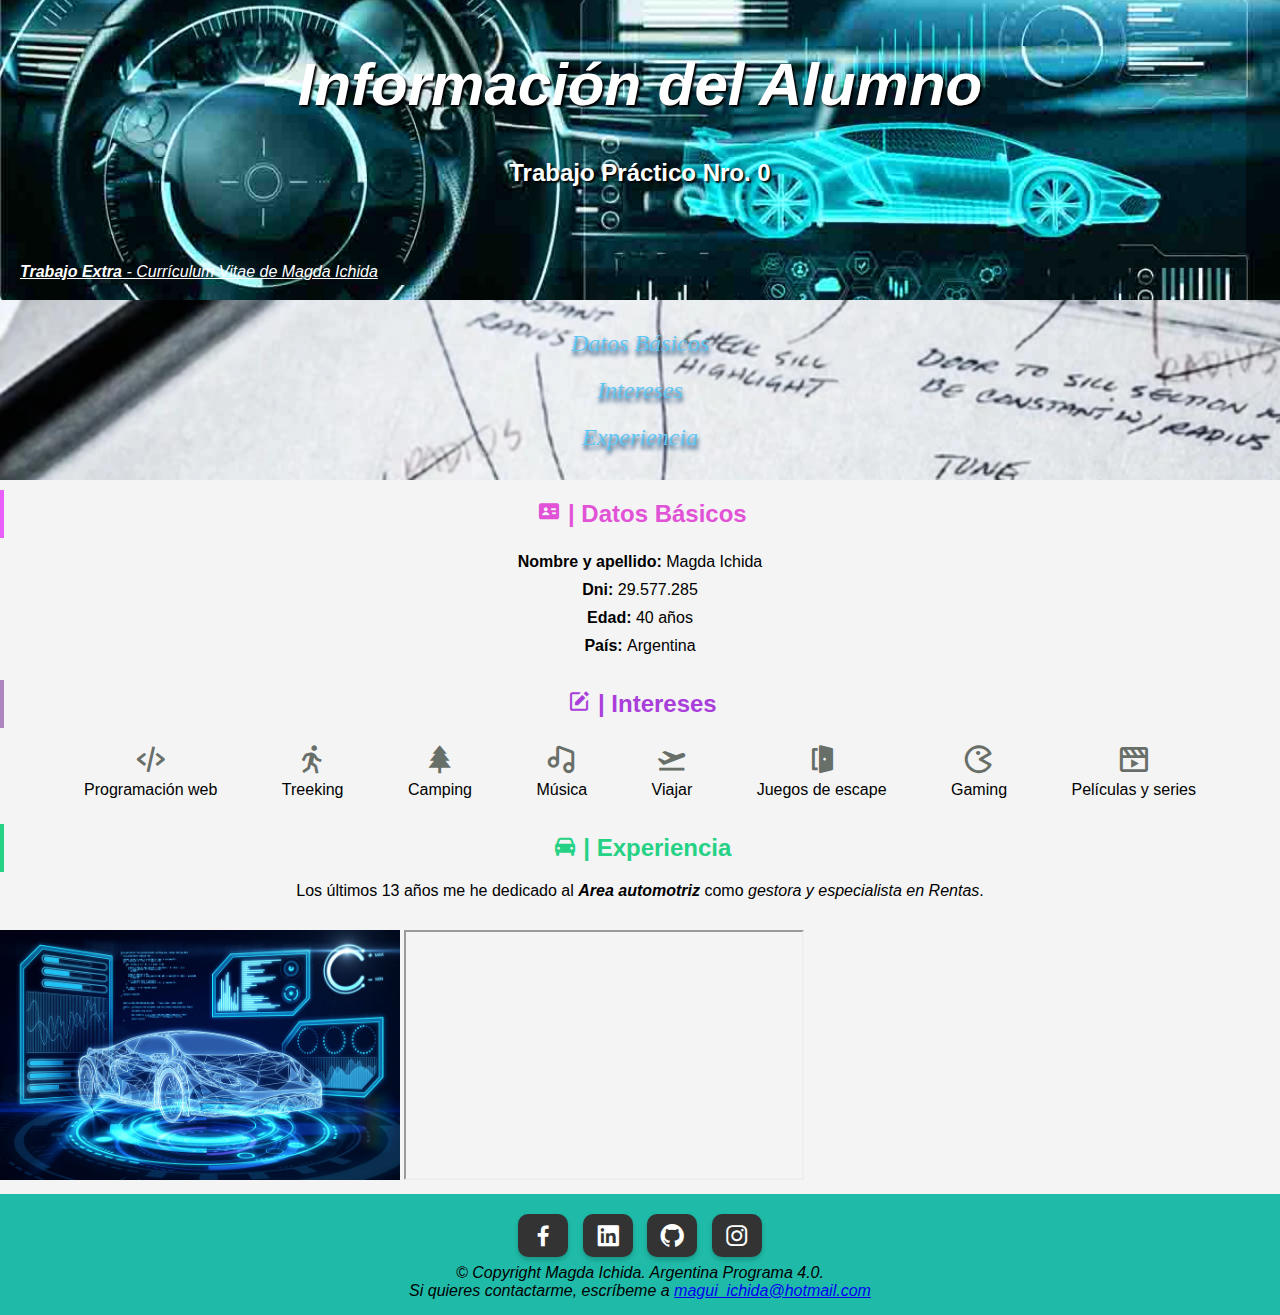
<file: index.html>
<!DOCTYPE html>
<html lang="es">

<head>
    <meta charset="UTF-8">
    <meta name="viewport" content="width=device-width, initial-scale=1.0">

    <!-- Metadato acerca de del creador de la página y una descripción concisa de la misma -->
    <meta name="author" content="Magda Ichida">
    <meta name="description" content="Trabajo práctico N.0 del curso 'Páginas web con componentes dinámicos' 
    de Argentina Programa 4.0.">

    <!-- Añade favicon a la página web -->
    <link type="image/png" sizes="16x16" rel="icon" href="favicon.ico">

    <!-- Añade librería de Box Icons -->
    <link rel="stylesheet" href="https://cdn.jsdelivr.net/npm/boxicons@latest/css/boxicons.min.css">

    <!-- Añade el archivo css que da el estilo a la página web -->
    <link rel="stylesheet" href="styles.css">

    <!-- Añade el título de la página web -->
    <title>Resumen del Alumno</title>
</head>

<body>
    <header>
        <!-- Título del documento -->
        <h1>Información del Alumno</h1>

        <!-- Subtítulo del documento -->
        <h2 class="subtitle">Trabajo Práctico Nro. 0</h2>
        <br>
        <br>

        <!-- Agrega enlace al trabajo extra -->
        <a href="extra/index.html" class="extra_cv" target="_blank"> <i><strong>Trabajo Extra</strong> - Currículum Vitae de Magda
                Ichida</i></a>
    </header>

    <!-- Agrega enlaces de navegación -->
    <nav class="nav_container">

        <!-- Contenedor con una lista de temas de la página enlazado a cada tema-->
        <div class="nav_menu" id="nav_menu">
            <ul class="nav_list">
                <li class="nav_item"><a href="#data" class="nav_link">
                        <i class="nav_title" id="nav_datos">Datos Básicos</i>
                    </a>
                </li>
                <li class="nav_item"><a href="#interest" class="nav_link">
                        <i class="nav_title" id="nav_intereses">Intereses</i>
                    </a>
                </li>
                <li class="nav_item"><a href="#experience" class="nav_link">
                        <i class="nav_title" id="nav_experiencia">Experiencia</i>
                    </a>
                </li>
            </ul>
        </div>
    </nav>

    <main>
        <!-- Contenedor con el tema de datos básicos-->
        <article class="data_container">

            <h2 class="data_title" id="data"><i class='bx bxs-id-card'></i> | Datos Básicos</h2>

            <!-- Información básica del alumno -->
            <ul class="data_list">
                <li class="data_item"><strong>Nombre y apellido: </strong>Magda Ichida</li>
                <li class="data_item"><strong>Dni: </strong>29.577.285</li>
                <li class="data_item"><strong>Edad: </strong>40 años</li>
                <li class="data_item"><strong>País: </strong>Argentina</li>
            </ul>
        </article>

        <!-- Contenedor con el tema de intereses-->
        <article class="interest_container">
            <h2 class="interest_title" id="interest"><i class='bx bxs-edit'></i> | Intereses</h2>
            <!-- Agrega los intereses del alumno aquí -->
            <ul class="interest_list">
                <li class="interest_item"><i class='bx bx-code-alt interest_icon'></i>Programación web</li>
                <li class="interest_item"><i class='bx bx-walk interest_icon'></i>Treeking</li>
                <li class="interest_item"><i class='bx bxs-tree interest_icon'></i>Camping</li>
                <li class="interest_item"><i class='bx bx-music interest_icon'></i>Música</li>
                <li class="interest_item"><i class='bx bxs-plane-take-off interest_icon'></i>Viajar</li>
                <li class="interest_item"><i class='bx bxs-door-open interest_icon'></i>Juegos de escape</li>
                <li class="interest_item"><i class='bx bx-game interest_icon'></i>Gaming</li>
                <li class="interest_item"><i class='bx bx-movie-play interest_icon'></i>Películas y series</li>
            </ul>
        </article>

        <!-- Contenedor con el tema de experiencia-->
        <article class="experience_container">
            <h2 class="experience_title" id="experience"><i class='bx bxs-car'></i> | Experiencia</h2>
            <!-- Agrega las experiencias del alumno aquí -->
            <p class="experience_description">Los últimos 13 años me he dedicado al <b><em>Area automotriz</em></b> como
                <em>gestora y
                    especialista en Rentas</em>.</p>
        </article>
    </main>

    <!-- Contenedor que añade contenido adicional como imágenes o videos a un costado -->
    <aside lang="es" dir="ltr" class="secundary_container">

        <!-- Agrega una imagen -->
        <img src="imagenes/Auto-azul.jpg" alt="Imagen auto moderno digital" title="Imagen auto moderno digital"
            width="400px" height="250px">

        <!-- Agrega un video externo con sus controles de reproducción manual-->
        <iframe width="400px" height="250" src="https://www.youtube.com/embed/8vTL5d2Vk1E"
            title="C5N AUTOS: TODAS las NOVEDADES de EXPOAGRO 2023"
            allow="accelerometer; autoplay; clipboard-write; encrypted-media; gyroscope; picture-in-picture; web-share"
            allowfullscreen></iframe>
    </aside>

    <footer>
        <!-- Agrega información  de contacto sobre el propietario de la página como sus redes sociales e email -->
        <address>

            <!-- Agrega íconos con enlaces a distintas redes sociales -->
            <div class="redes_container">
                <ul>
                    <li><a href="https://www.facebook.com/naoko.ishida.ono" class="facebook"><i
                                class="bx bxl-facebook social_icon" style="font-size:28px"></i></a></li>
                    <li><a href="https://www.linkedin.com/in/magda-ichida/" class="linkedIn"><i
                                class="bx bxl-linkedin-square social_icon" style="font-size:28px"></i></a></li>
                    <li><a href="https://github.com/Magui2608" class="github"><i class="bx bxl-github social_icon"
                                style="font-size:28px"></i></a></li>
                    <li><a href="https://www.instagram.com/naoko.ishida.ono/" class="instagram"><i
                                class="bx bxl-instagram social_icon" style="font-size:28px"></i></a></li>
                </ul>
            </div>

            <!-- Agrega nombre del creador de la página y enlace para contacto por email-->
            <p class="copyright">&copy Copyright Magda Ichida. Argentina Programa 4.0. <br> Si quieres contactarme,
                escríbeme a <a href="mailto:magui_ichida@hotmail.com">magui_ichida@hotmail.com</a>
            </p>
        </address>
    </footer>
</body>

</html>
</file>
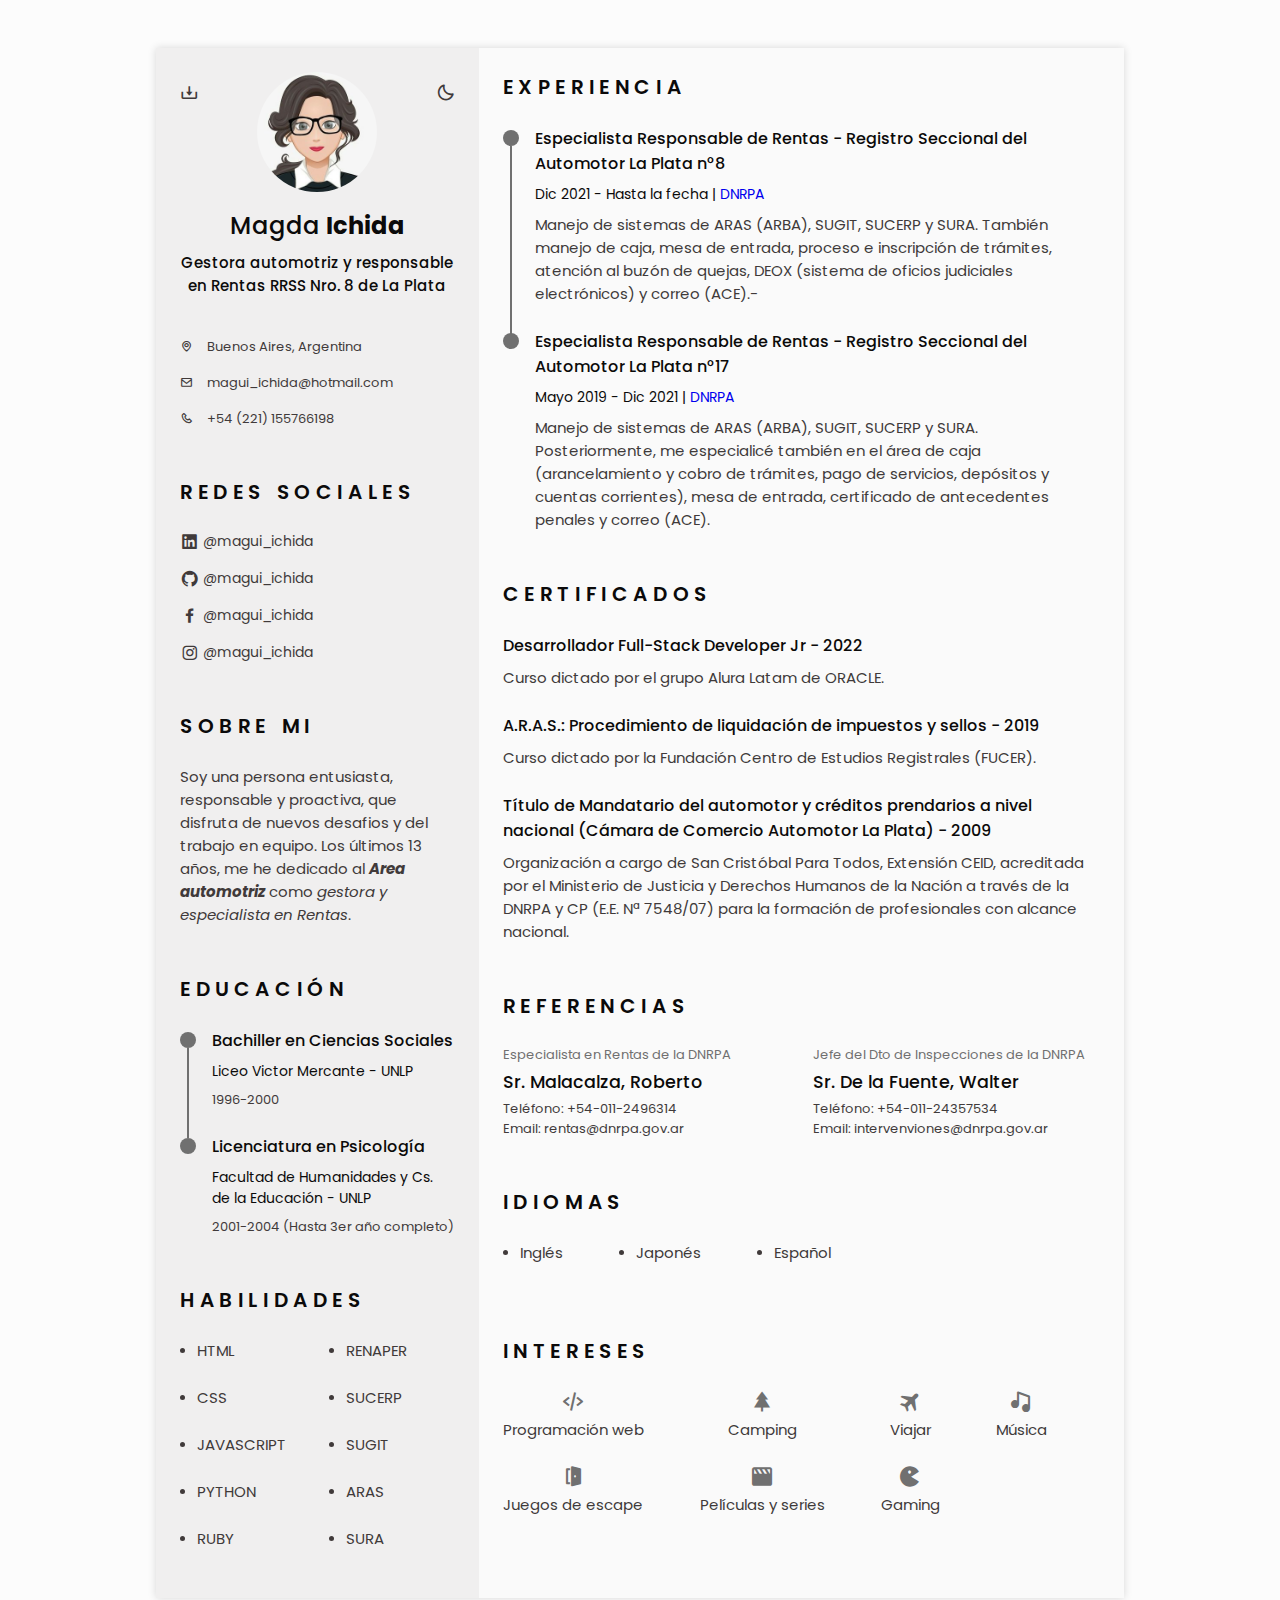
<file: extra/index.html>
<!DOCTYPE html>
<html lang="es">

<head>
    <meta charset="UTF-8">
    <meta name="viewport" content="width=device-width, initial-scale=1.0">

    <!-- Metadato acerca de del creador de la página y una descripción concisa de la misma -->
    <meta name="author" content="Magda Ichida" />
    <meta name="description" content="Trabajo practico N.0 del curso 'Páginas web con componentes dinámicos' 
    de Argentina Programa 4.0." />

    <!-- BOX ICONS -->
    <link rel="stylesheet" href="https://cdn.jsdelivr.net/npm/boxicons@latest/css/boxicons.min.css">

    <!-- CSS -->
    <link rel="stylesheet" href="assets/css/styles.css">

    <!-- Añade favicon a la página web -->
    <link type="image/png" sizes="16x16" rel="icon" href="assets/img/foto.jpg">

    <title>Resumen del Alumno</title>
</head>

<body>
    <!-- HEADER -->
    <header class="l-header" id="header">
        <nav class="nav bd-container">
           
            <div class="nav_menu" id="nav-menu">
                <ul class="nav_list">
                    <li class="nav_item">
                        <a href="#home" class="nav_link active-link">
                            <i class='bx bx-home nav_icon'></i>Home
                        </a>
                    </li>
                    <li class="nav_item">
                        <a href="#profile" class="nav_link">
                            <i class='bx bx-user nav_icon'></i>Sobre mi
                        </a>
                    </li>
                    <li class="nav_item">
                        <a href="#education" class="nav_link">
                            <i class='bx bx-book nav_icon'></i>Educación
                        </a>
                    </li>
                    <li class="nav_item">
                        <a href="#skills" class="nav_link">
                            <i class='bx bx-receipt nav_icon'></i>Habilidades
                        </a>
                    </li>
                    <li class="nav_item">
                        <a href="#experience" class="nav_link">
                            <i class='bx bx-briefcase-alt nav_icon'></i>Experiencia
                        </a>
                    </li>
                    <li class="nav_item">
                        <a href="#certificate" class="nav_link">
                            <i class='bx bx-award nav_icon'></i>Certificados
                        </a>
                    </li>
                    <li class="nav_item">
                        <a href="#references" class="nav_link">
                            <i class='bx bx-link-external nav_icon'></i>Referencias
                        </a>
                    </li>
                </ul>
            </div>
            <div class="nav_toggle" id="nav-toggle">
                <i class='bx bx-grid-alt'></i>
            </div>
        </nav>
    </header>

    <main class="l-main bd-container">
        <!-- All elements within this div, is generated in PDF -->
        <div class="resume" id="area-cv">
            <div class="resume__left">
                <!-- HOME -->
                <section class="home" id="home">
                    <div class="home_containter section bd-grid">
                        <div class="home_data bd-grid">
                            <img src="assets/img/foto.jpg" alt="Foto presentación" class="home_img center">
                            <h1 class="home_title">Magda <b>Ichida</b></h1>
                            <h3 class="home_profession">Gestora automotriz y responsable en Rentas RRSS Nro. 8 de La Plata</h3>
                            
                            <!-- Boton que genera y descarga el cv en formato pdf. -->
                            <div>
                                <a download="" href="assets/pdf/MagdaIchida-resume.pdf"
                                    class="home_button-movil">Descarga</a>
                            </div>
                        </div>
                        <div class="home_address bd-grid">
                            <span class="home_information">
                                <i class="bx bx-map"> &nbsp; </i> Buenos Aires, Argentina
                            </span>
                            <span class="home_information">
                                <i class="bx bx-envelope"> &nbsp; </i> magui_ichida@hotmail.com
                            </span>
                            <span class="home_information">
                                <i class="bx bx-phone"> &nbsp; </i> +54 (221) 155766198
                            </span>
                        </div>
                    </div>

                    <!-- Theme change button -->
                    <i class="bx bx-moon change-theme" title="Theme" id="theme-button"></i>
                    <!-- Boton que genera y descarga el cv en formato pdf. -->
                    <i class="bx bx-download generate-pdf" title="Generate PDF" id="resume-button"></i>
                </section>

                <!-- SOCIAL -->
                <section class="social section">
                    <h2 class="section-title">Redes Sociales</h2>
                    <div class="social_container bd-grid">
                        <a href="https://www.linkedin.com/in/magda-ichida/" target="_blank" class="social_link">
                            <i class="bx bxl-linkedin-square social_icon"></i> @magui_ichida
                        </a>
                        <a href="https://github.com/Magui2608" target="_blank" class="social_link">
                            <i class="bx bxl-github social_icon"></i> @magui_ichida
                        </a>
                        <a href="https://www.facebook.com/naoko.ishida.ono" target="_blank" class="social_link">
                            <i class="bx bxl-facebook social_icon"></i> @magui_ichida
                        </a>
                        <a href="https://www.instagram.com/naoko.ishida.ono/" target="_blank" class="social_link">
                            <i class="bx bxl-instagram social_icon"></i> @magui_ichida
                        </a>
                    </div>
                </section>
                <!-- PROFILE -->
                <section class="profile section" id="profile">
                    <h2 class="section-title">Sobre mi</h2>
                    <p class="profile_description">
                        Soy una persona entusiasta, responsable y proactiva, que disfruta de nuevos desafios y del trabajo en equipo. 
                        Los últimos 13 años, me he dedicado al <strong><em>Area automotriz</em></strong> como <em>gestora y
                        especialista en Rentas</em>.
                    </p>
                </section>

                <!-- EDUCATION -->
                <section class="education section" id="education">
                    <h2 class="section-title">Educación</h2>
                    <div class="education_container bd-grid">
                        <div class="education_content">
                            <div class="education_time">
                                <span class="education_rounder"></span>
                                <span class="education_line"></span>
                            </div>
                            <div class="education_data bd-grid">
                                <h3 class="education_title">Bachiller en Ciencias Sociales</h3>
                                <span class="education_studies">Liceo Victor Mercante - UNLP</span>
                                <span class="education_year">1996-2000</span>
                            </div>
                        </div>
                        <div class="education_content">
                            <div class="education_time">
                                <span class="education_rounder"></span>
                                <!-- <span class="education_line"></span> -->
                            </div>
                            <div class="education_data bd-grid">
                                <h3 class="education_title">Licenciatura en Psicología</h3>
                                <span class="education_studies">Facultad de Humanidades y Cs. de la Educación - UNLP</span>
                                <span class="education_year">2001-2004 (Hasta 3er año completo)</span>
                            </div>
                        </div>
                    </div>
                </section>
                <!-- SKILLS  -->
                <section class="skills section" id="skills">
                    <h2 class="section-title">Habilidades</h2>
                    <div class="skills_content bd-grid">
                        <ul class="skills_data">
                            <li class="skills_name">
                                <span class="skills_circle"></span> HTML
                            </li>
                            <li class="skills_name">
                                <span class="skills_circle"></span> CSS
                            </li>
                            <li class="skills_name">
                                <span class="skills_circle"></span> JAVASCRIPT
                            </li>
                            <li class="skills_name">
                                <span class="skills_circle"></span> PYTHON
                            </li>
                            <li class="skills_name">
                                <span class="skills_circle"></span> RUBY
                            </li>
                        </ul>
                        <ul class="skills_data">
                            <li class="skills_name">
                                <span class="skills_circle"></span>RENAPER
                            </li>
                            <li class="skills_name">
                                <span class="skills_circle"></span>SUCERP
                            </li>
                            <li class="skills_name">
                                <span class="skills_circle"></span>SUGIT
                            </li>
                            <li class="skills_name">
                                <span class="skills_circle"></span>ARAS
                            </li>
                            <li class="skills_name">
                                <span class="skills_circle"></span>SURA
                            </li>
                        </ul>
                    </div>
                </section>
            </div>
            <div class="resume__right">
                <!-- EXPERIENCE -->
                <section class="experience section" id="experience">
                    <h2 class="section-title">Experiencia</h2>
                    <div class="experience_container bd-grid">
                        <div class="experience_content">
                            <div class="experience_time">
                                <span class="experience_rounder"></span>
                                <span class="experience_line"></span>
                            </div>
                            <div class="experience_data bd-grid">
                                <h3 class="experience_title">Especialista Responsable de Rentas - Registro Seccional del Automotor La Plata n°8</h3>
                                <span class="experience_company">Dic 2021 - Hasta la fecha | <a
                                        href="https://www.dnrpa.gov.ar/portal_dnrpa//">DNRPA</a> </span>
                                <p class="experience_description">
                                    Manejo de sistemas de ARAS (ARBA), SUGIT, SUCERP y SURA. También manejo de caja, mesa de 
                                    entrada, proceso e inscripción de trámites, atención al buzón de quejas, DEOX (sistema de oficios judiciales 
                                    electrónicos) y correo (ACE).- 
                                </p>
                            </div>
                        </div>
                        <div class="experience_content">
                            <div class="experience_time">
                                <span class="experience_rounder"></span>
                                <!-- <span class="experience_line"></span> -->
                            </div>
                            <div class="experience_data bd-grid">
                                <h3 class="experience_title">Especialista Responsable de Rentas - Registro Seccional del Automotor La Plata n°17</h3>
                                <span class="experience_company">Mayo 2019 - Dic 2021 | <a
                                    href="https://www.dnrpa.gov.ar/portal_dnrpa//">DNRPA</a></span>
                                <p class="experience_description">
                                    Manejo de sistemas de ARAS (ARBA), SUGIT, SUCERP y SURA. Posteriormente, me especialicé también 
                                    en el área de caja (arancelamiento y cobro de trámites, pago de servicios, depósitos y cuentas corrientes), 
                                    mesa de entrada, certificado de antecedentes penales y correo (ACE). 

                                </p>
                            </div>
                        </div>
                    </div>
                </section>
                <!-- CERTIFICATES -->
                <section class="certificate section" id="certificate">
                    <h2 class="section-title">Certificados</h2>
                    <div class="certificate_container bd-grid">
                        <div class="certificate_content">
                            <h3 class="certificate_title">Desarrollador Full-Stack Developer Jr - 2022</h3>
                            <p class="certificate_description">
                                Curso dictado por el grupo Alura Latam de ORACLE. 
                            </p>
                        </div>
                        <div class="certificate_content">
                            <h3 class="certificate_title">A.R.A.S.: Procedimiento de liquidación de impuestos y sellos - 2019</h3>
                            <p class="certificate_description">
                                Curso dictado por la Fundación Centro de Estudios Registrales (FUCER). 
                            </p>
                        </div>
                        <div class="certificate_content">
                            <h3 class="certificate_title">Título de Mandatario del automotor y créditos prendarios a nivel nacional (Cámara de 
                                Comercio Automotor La Plata) - 2009</h3>
                            <p class="certificate_description">
                                Organización a cargo de San Cristóbal Para Todos, Extensión CEID, 
                                acreditada por el Ministerio de Justicia y Derechos Humanos de la Nación a través de la DNRPA y CP 
                                (E.E. Nª 7548/07) para la formación de profesionales con alcance nacional.
                            </p>
                        </div>
                    </div>
                </section>
                <!-- REFERENCES -->
                <section class="references section" id="references">
                    <h2 class="section-title">Referencias</h2>
                    <div class="references_container bd-grid">
                        <div class="references_content bd-grid">
                            <span class="references_subtitle">Especialista en Rentas de la DNRPA</span>
                            <h3 class="references_title">Sr. Malacalza, Roberto</h3>
                            <ul class="references_contact">
                                <li>Teléfono: +54-011-2496314</li>
                                <li>Email: rentas@dnrpa.gov.ar</li>
                            </ul>
                        </div>
                        <div class="references_content bd-grid">
                            <span class="references_subtitle">Jefe del Dto de Inspecciones de la DNRPA</span>
                            <h3 class="references_title">Sr. De la Fuente, Walter</h3>
                            <ul class="references_contact">
                                <li>Teléfono: +54-011-24357534</li>
                                <li>Email: intervenviones@dnrpa.gov.ar</li>
                            </ul>
                        </div>
                    </div>
                </section>
                <!-- LANGUAGES -->
                <section class="languages section">
                    <h2 class="section-title">Idiomas</h2>
                    <div class="languages_container">
                        <ul class="languages_content bd-grid">
                            <li class="languages_name">
                                <span class="languages_circle"></span> Inglés
                            </li>
                            <li class="languages_name">
                                <span class="languages_circle"></span> Japonés
                            </li>
                            <li class="languages_name">
                                <span class="languages_circle"></span> Español
                            </li>
                        </ul>
                    </div>
                </section>

                <!-- INTERESTS -->
                <section class="interests section">
                    <h2 class="section-title">Intereses</h2>
                    <div class="interests_container bd-grid">
                        <div class="interests_content">
                            <i class='bx bx-code-alt interests_icon'></i>
                            <span class="interests_name">Programación web</span>
                        </div>
                        <div class="interests_content">
                            <i class='bx bxs-tree-alt interests_icon'></i>
                            <span class="interests_name">Camping</span>
                        </div>
                        <div class="interests_content">
                            <i class="bx bxs-plane-alt interests_icon"></i>
                            <span class="interests_name">Viajar</span>
                        </div>
                        <div class="interests_content">
                            <i class="bx bxs-music interests_icon "></i>
                            <span class="interests_name">Música</span>
                        </div>
                        <div class="interests_content">
                            <i class="bx bxs-door-open interests_icon "></i>
                            <span class="interests_name">Juegos de escape</span>
                        </div>
                        <div class="interests_content">
                            <i class="bx bxs-movie interests_icon "></i>
                            <span class="interests_name">Películas y series</span>
                        </div>
                        <div class="interests_content">
                            <i class="bx bxs-game interests_icon "></i>
                            <span class="interests_name">Gaming</span>
                        </div>
                    </div>
                </section>
            </div>
        </div>
    </main>

    <!-- SCROLL TOP -->
    <a href="#" class="scrolltop" id="scrolltop">
        <i class="bx bx-up-arrow-alt scrolltop_icon"></i>
    </a>

    <!-- HTML2PDF -->
    <script src="assets/js/html2pdf.bundle.min.js"></script>

    <!-- MAIN JS -->
    <script src="assets/js/main.js"></script>
</body> <br>

</html>
</file>
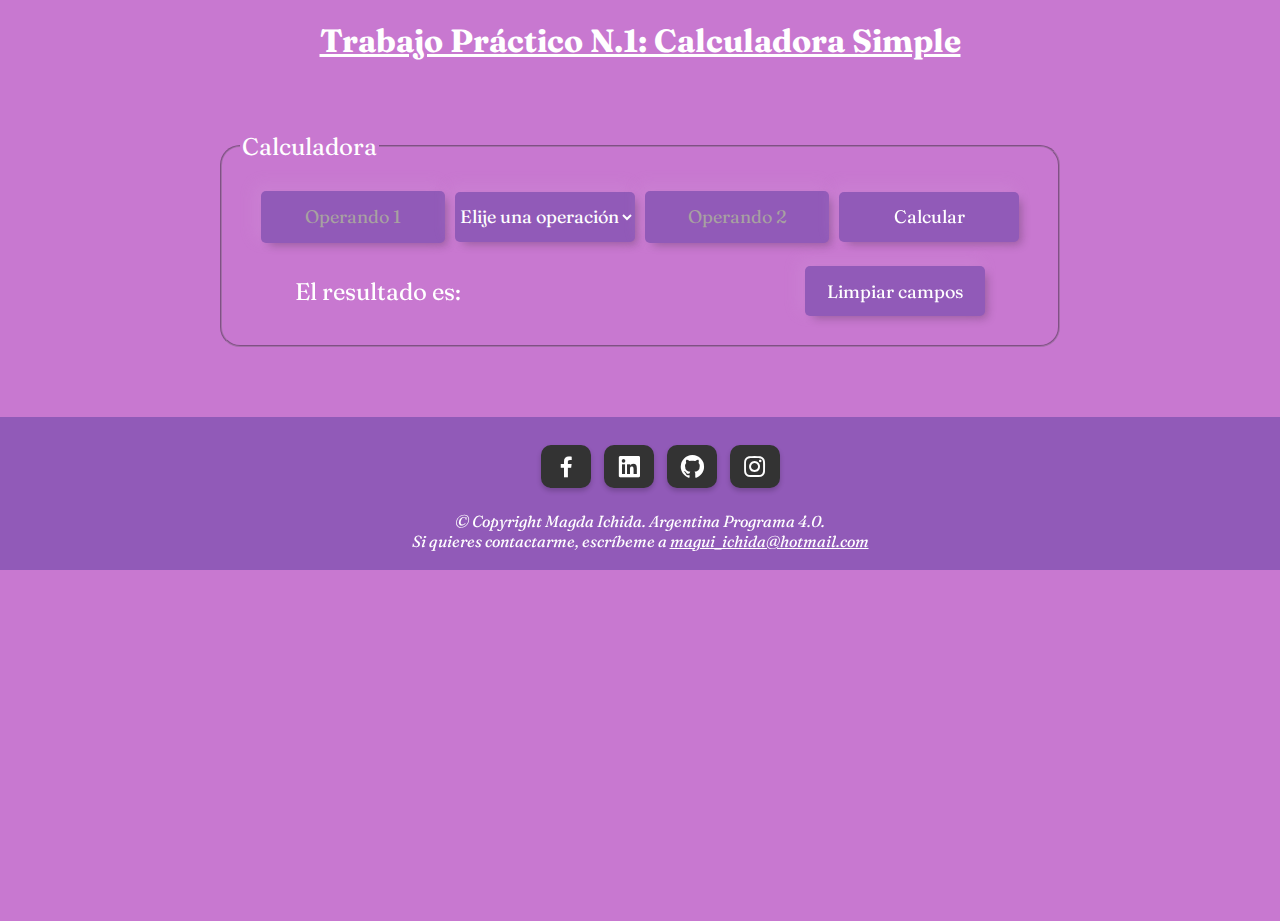
<file: Tp1-Calculadora-Simple/index.html>
<!DOCTYPE html>
<html lang="es">

<head>
    <meta charset="UTF-8">
    <meta name="viewport" content="width=device-width, initial-scale=1.0">

    <!-- Metadato acerca de del creador de la página y una descripción concisa de la misma -->
    <meta name="author" content="Magda Ichida">
    <meta name="description" content="Trabajo práctico N.1 del curso 'Páginas web con componentes dinámicos' 
         de Argentina Programa 4.0.">

    <!-- Añade favicon a la página web -->
    <link type="image/png" sizes="16x16" rel="icon" href="favicon.ico">

    <!-- Añade librería de Box Icons -->
    <link rel="stylesheet" href="https://cdn.jsdelivr.net/npm/boxicons@latest/css/boxicons.min.css">

    <!-- Añade la fuente que vamos a utilizar -->
    <link
        href="https://fonts.googleapis.com/css2?family=Edu+SA+Beginner&family=Fraunces:opsz,wght@9..144,200&display=swap"
        rel="stylesheet">

    <!-- Añade el archivo css que da el estilo a la página web -->
    <link rel="stylesheet" href="index.css">

    <!-- Añade el título de la página web -->
    <title>Calculadora Simple</title>
</head>

<body>
    <header>
        <!-- Título del documento -->
        <h1>Trabajo Práctico N.1: Calculadora Simple</h1>
    </header>
    <main>
        <!-- Creación de la estructura de la calculadora -->
        <form id="calculadora">
            <!-- Creación de una caja emn bloque dentro de la cual estará de la calculadora -->
            <fieldset>
                <!-- Título del fieldset -->
                <legend>Calculadora</legend>

                <!-- Crea una entrada de datos para el primer operando -->
                <input type="text" id="operando1" placeholder="Operando 1" autofocus maxlength="5">

                <!-- Crea una lista desplegable de opciones, en esta caso, operaciones matemáticas básicas -->
                <select id="opciones">
                    <option value="operaciones" disabled selected>Elije una operación</option>
                    <option value="+">+</option>
                    <option value="-">-</option>
                    <option value="*">*</option>
                    <option value="/">/</option>
                    <option value="promedio">Promedio</option>
                </select>

                <!-- Crea una entrada de datos para el segundo operando -->
                <input type="text" id="operando2" placeholder="Operando 2" maxlength="5">

                <!-- Crea un botón para calcular el resultado de la operación elegida -->
                <button type="button" onclick="calcular();">Calcular</button>
                
                <!-- Crea un párrafo en donde se visualizará el resultado obtenido de la operación elegida -->
                <p class="resultado">El resultado es: <span id="resultado"></span></p>

                <!-- Crea un botón para limpiar todos los campos -->
                <button class="limpiar-pantalla" onclick="limpiarPantalla();">Limpiar campos</button>

            </fieldset>
        </form>

    </main>
    <footer>
        <!-- Agrega información  de contacto sobre el propietario de la página como sus redes sociales e email -->
        <address>

            <!-- Agrega íconos con enlaces a distintas redes sociales -->
            <div class="redes_container">
                <ul>
                    <li><a href="https://www.facebook.com/naoko.ishida.ono" class="facebook"><i
                                class="bx bxl-facebook social_icon" style="font-size:28px"></i></a></li>
                    <li><a href="https://www.linkedin.com/in/magda-ichida/" class="linkedIn"><i
                                class="bx bxl-linkedin-square social_icon" style="font-size:28px"></i></a></li>
                    <li><a href="https://github.com/Magui2608" class="github"><i class="bx bxl-github social_icon"
                                style="font-size:28px"></i></a></li>
                    <li><a href="https://www.instagram.com/naoko.ishida.ono/" class="instagram"><i
                                class="bx bxl-instagram social_icon" style="font-size:28px"></i></a></li>
                </ul>
            </div>

            <!-- Agrega nombre del creador de la página y enlace para contacto por email-->
            <p class="copyright">&copy Copyright Magda Ichida. Argentina Programa 4.0. <br> Si quieres contactarme,
                escríbeme a <a href="mailto:magui_ichida@hotmail.com">magui_ichida@hotmail.com</a>
            </p>
        </address>
    </footer>

    <!-- Añade el archivo index.js -->
    <script src="index.js"></script>
</body>

</html>
</file>
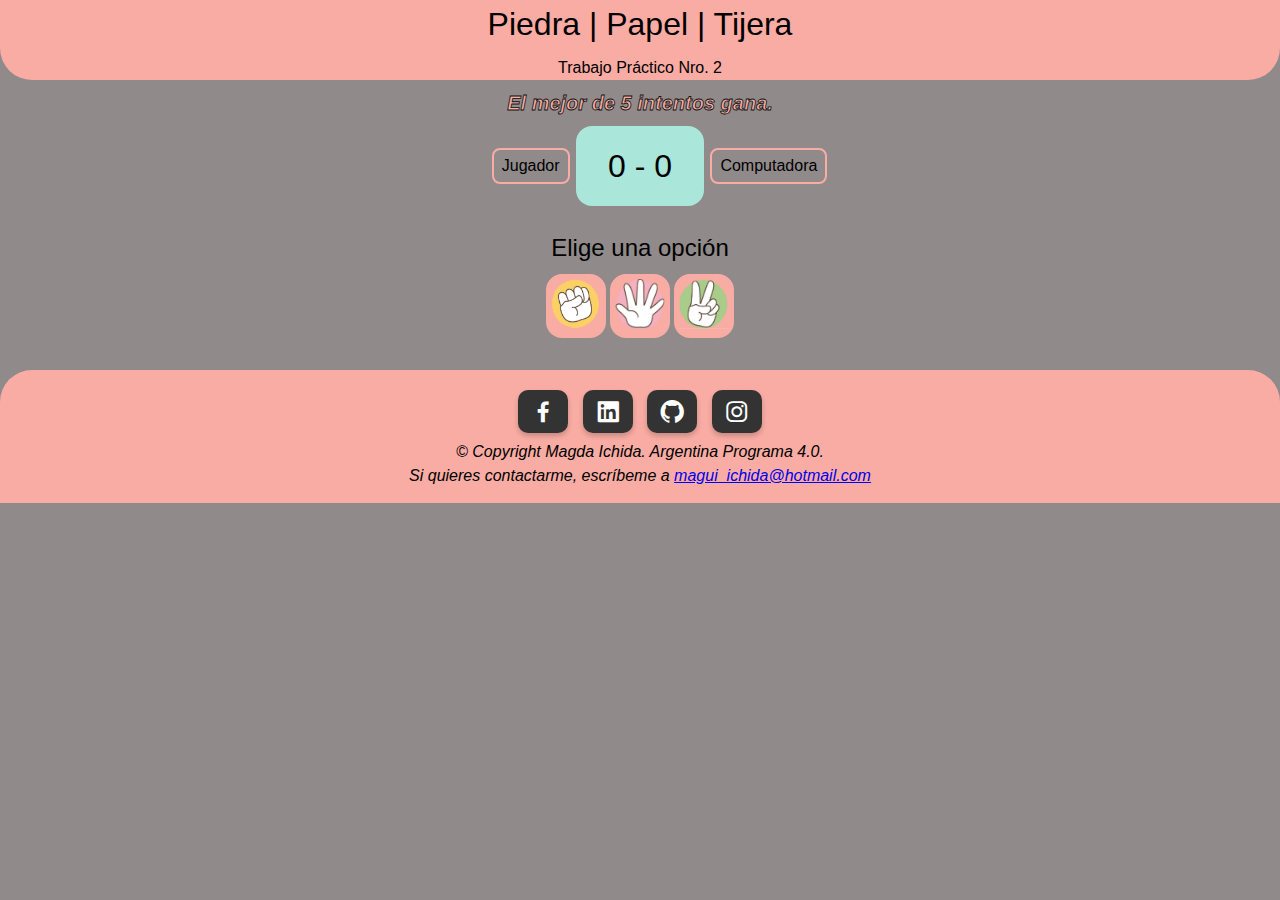
<file: Tp2-PiedraPapelTijera/index.html>
<!DOCTYPE html>
<html lang="es">

<head>
    <meta charset="UTF-8">
    <meta name="viewport" content="width=device-width, initial-scale=1.0">

    <!-- Metadato acerca de del creador de la página y una descripción concisa de la misma -->
    <meta name="author" content="Magda Ichida">
    <meta name="description" content="Trabajo práctico N.2 del curso 'Páginas web con componentes dinámicos' 
         de Argentina Programa 4.0.">

    <!-- Añade favicon a la página web -->
    <link type="image/png" sizes="16x16" rel="icon" href="favicon.ico">

    <!-- Añade librería de Box Icons -->
    <link rel="stylesheet" href="https://cdn.jsdelivr.net/npm/boxicons@latest/css/boxicons.min.css">

    <!-- Añade el archivo css que da el estilo a la página web -->
    <link rel="stylesheet" href="index.css">

    <!-- Añade el título de la página web -->
    <title>Piedra, Papel o Tijera</title>
</head>

<body>
    <header>
        <!-- Título del documento -->
        <h1>Piedra | Papel | Tijera</h1>
        <p>Trabajo Práctico Nro. 2</p>
    </header>
    <main>
        <p class="instrucciones" id="instrucciones">El mejor de <strong>5 intentos</strong> gana.</p>
        <div class="marcador">
            <p class="nombre nombre-jugador" id="nombre-jugador">Jugador</p>
            <p class="nombre nombre-pc" id="nombre-pc">Computadora</p>
            <p class="puntos">
                <span class="puntos-jugador" id="puntos-jugador">0</span>
                <span>-</span>
                <span class="puntos-pc" id="puntos-pc">0</span>
            </p>
        </div>

        <div class="campo-batalla disabled">
            <div class="ataque" id="ataque-jugador"></div>
            <div class="ataque">
                <p class="versus">VS</p>
            </div>
            <div class="ataque" id="ataque-pc"></div>
        </div>

        <h2 class="subtitulo">Elige una opción</h2>
        <div class="opciones-juego">
            <button class="opcion" id="piedra">
                <img src="assets/piedra.png" alt="imagen mano piedra" width="50px" height="50px">
            </button>
            <button class="opcion" id="papel">
                <img src="assets/papel.png" alt="imagen mano papel" width="50px" height="50px">
            </button>
            <button class="opcion" id="tijera">
                <img src="assets/tijera.png" alt="imagen mano tijera" width="50px" height="50px">
            </button>
        </div>

        <div class="mensaje disabled" id="mensaje">
            <p>
                Elegiste <span class="eleccion" id="eleccion-jugador"></span>
                y la pc eligió <span class="eleccion" id="eleccion-pc"></span>
            </p>
            <p id="gana-punto"></p>
        </div>
        <button class="btn disabled" id="reiniciar">Reiniciar Juego</button>

    </main>
    <footer>
        <!-- Agrega información  de contacto sobre el propietario de la página como sus redes sociales e email -->
        <address>

            <!-- Agrega íconos con enlaces a distintas redes sociales -->
            <div class="redes_container">
                <ul>
                    <li><a href="https://www.facebook.com/naoko.ishida.ono" class="facebook"><i
                                class="bx bxl-facebook social_icon" style="font-size:28px"></i></a></li>
                    <li><a href="https://www.linkedin.com/in/magda-ichida/" class="linkedIn"><i
                                class="bx bxl-linkedin-square social_icon" style="font-size:28px"></i></a></li>
                    <li><a href="https://github.com/Magui2608" class="github"><i class="bx bxl-github social_icon"
                                style="font-size:28px"></i></a></li>
                    <li><a href="https://www.instagram.com/naoko.ishida.ono/" class="instagram"><i
                                class="bx bxl-instagram social_icon" style="font-size:28px"></i></a></li>
                </ul>
            </div>

            <!-- Agrega nombre del creador de la página y enlace para contacto por email-->
            <p class="copyright">&copy Copyright Magda Ichida. Argentina Programa 4.0. <br> Si quieres contactarme,
                escríbeme a <a href="mailto:magui_ichida@hotmail.com">magui_ichida@hotmail.com</a>
            </p>
        </address>
    </footer>

    <!-- Añade el archivo index.js -->
    <script src="index.js"></script>

</body>

</html>
</file>
<file: extra/assets/css/styles.css>
/* GOOGLE FONTS */
@import url('https://fonts.googleapis.com/css2?family=Poppins:wght@400;500;600&display=swap');

/* VARIABLES CSS */
:root {
  --header-height: 3rem;

  /* Colors */
  --title-color: #0b0a0a;
  --text-color: #403a3a;
  --text-color-light: #707070;
  --container-color: #fafafa;
  --container-color-alt: #f0efef;
  --body-color: #fcfcfc;

  /* Font and typography */
  --body-font: 'Poppins', sans-serif;
  --h1-font-size: 1.5rem;
  --h2-font-size: 1.25rem;
  --h3-font-size: 1rem;
  --normal-font-size: 0.938rem;
  --small-font-size: 0.875rem;
  --smaller-font-size: 0.813rem;

  /* Font weight */
  --font-medium: 500;
  --font-semi-bold: 600;

  /* Margins */
  --mb-1: 0.5rem;
  --mb-2: 1rem;
  --mb-3: 1.5rem;

  /* z index */
  --z-tooltip: 10;
  --z-fixed: 100;
}

/* BASE */
*,
::before,
::after {
  box-sizing: border-box;
}

html {
  scroll-behavior: smooth;
}

/* Variables Dark theme */
body.dark-theme{
  --title-color: #F2F2F2;
  --text-color: #BFBFBF;
  --container-color: #212121;
  --container-color-alt: #181616;
  --body-color: #2B2B2B;
}


/* Button Dark/Light */
.change-theme{
  position: absolute;
  right: 0;
  top: 2.2rem;
  display: flex;
  color: var(--text-color);
  font-size: 1.2rem;
  cursor: pointer;
}

.change-theme:hover{
  color: var(--text-color);
}
/* Font size variables to scale cv */
body.scale-cv{
  --h1-font-size: .938rem;
  --h2-font-size: .938rem;
  --h3-font-size: .875rem;
  --normal-font-size: 0.813rem;
  --small-font-size: 0.75rem;
  --smaller-font-size: 0.688rem;
}
/* Generate PDF button */
.generate-pdf{
  display: none;
  position: absolute;
  top: 2.2rem;
  left: 0;
  font-size: 1.2rem;
  color: var(--text-color);
  cursor: pointer;
}

.generate-pdf:hover{
  color: var(--title-color);
}
/* Classes modified to reduce size and print on A4 sheet */
.scale-cv .change-theme,
.scale-cv .generate-pdf{
  display: none;
}

.scale-cv .bd-container{
  max-width: 700px;
}

.scale-cv .section{
  padding: 1.5rem 0 .80rem;
}

.scale-cv .section-title{
  margin-bottom: .75rem;
}

.scale-cv .resume_left,
.scale-cv .resume_right{
  padding: 0 1rem;
}

.scale-cv .home_img{
  width: 85px;
  height: 85px;
}

.scale-cv .home_container{
  gap: 1rem;
}

.scale-cv .home_data{
  gap: .10rem;
}

.scale-cv .profile_description {
  font-size: 12px;
}

.scale-cv .home_address,
.scale-cv .social_container{
  gap: .55rem;
}

.scale-cv .home_icon,
.scale-cv .social_icon,
.scale-cv .interests_icon{
  font-size: 1rem;
}

.scale-cv .education_container,
.scale-cv .experience_container,
.scale-cv .certificate_container{
  gap: 0;
}

.scale-cv .education_time,
.scale-cv .experience_time{
  padding-right: 1rem;
}

.scale-cv .education_rounder,
.scale-cv .experience_rounder{
  width: 11px;
  height: 11px;
  margin-top: .2rem;
}

.scale-cv .education_line{
  width: 1px;
  height: 70px;
  transform: translate(5px, 0);
}

.scale-cv .education_title,
.scale-cv .education_studies{
  font-size: 12px;
}

.scale-cv .experience_line{
  width: 1px;
  height: 130px;
  transform: translate(5px, 0);
}

.scale-cv .education_data,
.scale-cv .experience_data{
  gap: .20rem;
  font-size: 12px;
}


.scale-cv .skills_name{
  margin-bottom: var(--mb-1);
  font-size: 13px;
}

.scale-cv .interests_container{
  column-gap: 1.5rem;
  font-size: 10px;
}

body {
  margin: 0 0 var(--header-height) 0;
  padding: 0;
  font-family: var(--body-font);
  font-size: var(--normal-font-size);
  background-color: var(--body-color);
  color: var(--text-color);
}

h1,
h2,
h3,
ul,
p {
  margin: 0;
}

h1,
h2,
h3 {
  color: var(--title-color);
  font-weight: var(--font-medium);
}

ul {
  padding: 0;
  list-style: none;
}

a {
  text-decoration: none;
}

img {
  max-width: 100%;
  height: auto;
}

/* CLASS CSS */
.section {
  padding: 1.5rem 0;
}

.section-title {
  font-size: var(--h2-font-size);
  color: var(--title-color);
  font-weight: var(--font-semi-bold);
  text-transform: uppercase;
  letter-spacing: 0.35rem;
  text-align: center;
  margin-bottom: var(--mb-3);
}

/* LAYOUT */
.bd-container {
  max-width: 968px;
  width: calc(100% - 3rem);
  margin-left: var(--mb-3);
  margin-right: var(--mb-3);
}

.bd-grid {
  display: grid;
  gap: 1.5rem;
}

.l-header {
  width: 100%;
  position: fixed;
  bottom: 0;
  left: 0;
  z-index: var(--z-fixed);
  background-color: var(--body-color);
  box-shadow: 0 -1px 4px rgba(0, 0, 0, 0.1);
  transition: 0.3s;
}

/* NAV */
.nav {
  height: var(--header-height);
  display: flex;
  justify-content: space-between;
  align-items: center;
}

@media screen and (max-width: 968px) {
  .nav_menu {
    position: fixed;
    bottom: -100%;
    left: 0;
    width: 100%;
    padding: 2rem 1.5rem;
    background-color: var(--body-color);
    box-shadow: 0 1px 4px rgba(0, 0, 0, .1);
    border-radius: 1rem 1rem 0 0;
    z-index: var(--z-fixed)
    transition: 0.3s;
  }

.nav_logo, .nav_toggle {
  color: var(--title-color);
  font-weight: var(--font-medium);
}

.nav_toggle{
  font-size: 1.2rem;
  cursor: pointer;
}

.nav_item {
  text-align: center;
}

.nav_list {
  display: grid;
  grid-template-columns: repeat(3, 1fr);
  gap: 2rem;
}

.nav_link{
  display: flex;
  flex-direction: column;
  font-size: var(--smaller-font-size);
  color: var(--text-color-light);
  font-weight: var(--font-medium);
}

.nav_link:hover{
  color: var(--title-color);
}

.nav_icon {
  font-size: 1.2rem;
  margin-bottom: var(--mb-1);
}

/* Show menu */
.show-menu{
  bottom: var(--header-height);
}

/* Active menu link */
.active-link{
  color: var(--title-color);
}
}
/* HOME */
.home{
  position: relative;
}
.home_container{
  gap: 3rem;
}

.home_data{
  gap: .5rem;
  text-align: center;
}

.home_img{
  width: 120px;
  height: 120px;
  margin: auto;
  border-radius: 50%;
  justify-content: center;
  margin-bottom: var(--mb-1);
}

.home_title {
  font-size: var(--h1-font-size);
}

.home_profession{
  font-size: var(--normal-font-size);
  margin-bottom: var(--mb-1);
}

.home_address{
  gap: 1rem;
}

.home_information{
  display: flex;
  align-items: center;
  font-size: var(--smaller-font-size);
}

.home_icon {
  font-size: 1.2rem;
  margin-right: 25rem;
}

.home_button-movil{
  display: inline-block;
  border: 2px solid var(--text-color);
  color: var(--title-color);
  padding: 1rem 2rem;
  border-radius: 25rem;
  transition: .3s;
  font-weight: var(--font-medium);
  margin-top: var(--mb-3);
}

.home_button-movil:hover{
  background-color: var(--text-color);
  color: var(--container-color);
}

/* SOCIAL */
.social_container{
  grid-template-columns: max-content;
  gap: 1rem;
}

.social_link{
  display: inline-flex;
  align-items: center;
  font-size: var(--small-font-size);
  color: var(--text-color);
}

.social_link:hover{
  color: var(--title-color);
}

.social_icon{
  font-size: 1.2rem;
  margin-right: .25rem;
}
/* PROFILE */
.profile_description{
  text-align: center;
}
/* EDUCATION AND EXPERIENCE */
.education_content,
.experience_content{
  display: flex;
}

.education_time,
.experience_time{
  padding-right: 1rem;
}

.education_rounder,
.experience_rounder{
  position: relative;
  display: block;
  width: 16px;
  height: 16px;
  background-color: var(--text-color-light);
  border-radius: 50%;
  margin-top: .25rem;
}

.education_line,
.experience_line{
  display: block;
  width: 2px;
  height: 110%;
  background-color: var(--text-color-light);
  transform: translate(7px, 0);
}

.education_data,
.experience_data{
  gap: .5rem;
}

.education_title,
.experience_title{
  font-size: var(--h3-font-size);
}

.education_studies,
.experience_company{
  font-size: var(--small-font-size);
  color: var(--title-color);
}

.education_year{
  font-size: var(--smaller-font-size);
}
/* SKILLS AND LANGUAGES */
.skills_content,
.languages_content{
  grid-template-columns: repeat(2, 1fr);
}

.languages_content{
  gap: 0;
}

.skills_name,
.languages_name{
  display: flex;
  align-items: center;
  margin-bottom: var(--mb-3);
}

.skills_circle,
.languages_circle{
  display: inline-block;
  width: 5px;
  height: 5px;
  background-color: var(--text-color);
  border-radius: 50%;
  margin-right: .75rem;
}
/* CERTIFICATES */
.certificate_title{
  font-size: var(--h3-font-size);
  margin-bottom: var(--mb-1);
}
/* REFERENCES */
.references_content{
  gap: .25rem;
}

.references_subtitle{
  color: var(--text-color-light);
}

.references_subtitle,
.references_contact{
  font-size: var(--smaller-font-size);
}
/* INTERESTS */
.interests_container{
  grid-template-columns: repeat(3, 1fr);
  margin-top: var(--mb-2);
}

.interests_content{
  display: flex;
  flex-direction: column;
  align-items: center;
}

.interests_icon{
  font-size: 1.5rem;
  color: var(--text-color-light);
  margin-bottom: .25rem;
}
/* Scroll top */
.scrolltop{
  position: fixed;
  right: 1rem;
  bottom: 5rem;
  display: flex;
  justify-content: center;
  align-items: center;
  padding: .3rem;
  background-color: var(--container-color-alt);
  border-radius: .4rem;
  z-index: var(--z-tooltip);
  transition: .4s;
  /* visibility: hidden; */
}

.scrolltop_icon{
  font-size: 1.2rem;
  color: var(--text-color);
}

.show-scroll{
  visibility: visible;
  bottom: 5rem;
}
/*========== MEDIA QUERIES ==========*/
/* For small devices, menu two columns */
@media screen and (max-width: 320px){
  .nav_list{
    grid-template-columns: repeat(2, 1fr);
    gap: 1rem .5rem;
  }
}


/* Classes modified for large screen size */
@media screen and (min-width: 968px){
  body{
    margin: 3rem 0;
  }

  .bd-container{
    margin: auto;
    margin-right: auto;
  }

  .l-header,
  .scrolltop{
    display: none;
  }

  .resume{
    display: grid;
    grid-template-columns: .5fr 1fr;
    background-color: var(--container-color);
    box-shadow: 0 0 8px rgba(13, 12, 12, .15);
  }

  .resume__left{
    background-color: var(--container-color-alt);
  }

  .resume__left,
  .resume__right{
    padding: 0 1.5rem;
  }

  .generate-pdf{
    display: inline-block;
  }

  .section-title,
  .profile_description{
    text-align: initial;
    gap: 0;
  }

  .home__container{
    gap: 1.5rem;
  }

  .home_button-movil{
    display: none;
  }

  .references_container{
    grid-template-columns: repeat(2, 1fr);
  }

  .languages_content{
    grid-template-columns: repeat(3, max-content);
    column-gap: 3.5rem;
  }

  .interests_container{
    grid-template-columns: repeat(4, max-content);
    column-gap: 3.5rem;
  }
}
</file>
<file: Tp1-Calculadora-Simple/index.css>
/* Aplica a todo el documento un color y estilo de fuente. */
* {
    font-family: 'Fraunces', serif;
    color: #fff;
}

/* El en root creo variables globales con los colores de las redes sociales
y colores de background que voy a utilizar. */
:root {
    --instagram: #d70bc6;
    --facebook: #3b5999;
    --github: #0c0d0d;
    --linkedIn: #035b8a;
    --violeta: #915ab8;
     --rosa: #c878d0;
     --gris: #a8a1a1;
     --tamano-base: 16px; /* Tamaño de fuente base */

}

/* Quita el margin al body y aplica un color de fondo. */
body {
    margin: 0;
    background-color: var(--rosa);
    font-size: var(--tamano-base);

    /* Toma como altura, el total de la view (vista). */
    height: 100vh;
}

/* Alinea el título al centro y le aplica un subrayado. */
h1 {
    text-align: center;
    text-decoration: underline;
    
}

/* Centra todo el contenido del formulario y del fieldset. */
form,
fieldset {
    display: flex;
    flex-flow: wrap;
    gap: 10px;

    /* Alinea al centro el contenido en eje horizontal.*/
    justify-content: center;

    /* Alinea al centro el contenido en eje vertical. */
    align-items: center;

}

/* Aplico al fieldset margen superior e inferior, un padding inferior, ancho con un 
borde redondeado y de color. También agrando el tamaño de fuente por defecto. */
fieldset {
    border-color: #6b626b66;
    border-radius: 20px;
    font-size: 24px;
    margin-bottom: 70px;
    margin-top: 50px;
    width: 800px;
    padding-top: 30px;
}

/* Modifica la apariencia de los botones de la calculadora.*/
input,
select,
button {

    /* Aplicamos al borde un redondeo, cambiamos el tamaño de la fuente, quitamos el borde 
    por defecto y aplicamos color de fondo de los botones. */
    border-radius: 5px;
    font-size: 18px;
    border: none;
    background-color: var(--violeta);

    /* Le aplicamos el efecto de sombreado a los botones para que tengan la apariencia 
    de relieve. Aplicamos dos sombras. */
    box-shadow: 5px 5px 10px -3px #00000040, -5px -5px 15px 3px #ddb3e31f;
    width: 180px;
    height: 50px;
    text-align: center;

    /* Quita el borde por defecto que se coloca cuando ponemos el cursor del mouse. */
    outline: none;
}

/* Cambia el color del texto de referencia ubicado dentro del placeholder en el input. */
input::placeholder {
    color:var(--gris);
}

.resultado{
    width: 500px;
}

/* Añado color de fondo y centro el texto del contenedor address. */
address {
    background-color: var(--violeta);
    padding-bottom: 3px;
    padding-top: 12px;
    text-align: center;
}

/* Alinea los iconos y el contenido en el centro. */
.redes_container .copyright {
    align-items: center;
    display: flex;
    justify-content: center;
}

/* Modifica los elementos li separándolos de forma horizontal,
 con márgenes de distancia entre ellos y alineándolos al centro (al elemento a). */
.redes_container ul li {
    display: inline-block;
    height: 50px;
    margin: 0 5px;
    text-align: center;
    width: 50px;
}

/* Estilización de los elementos a. Le da a cada ícono, el color gris con fondo blanco
con una sobra difuminada con una velocidad de transición, bordes redondeados y los alinea. */
.redes_container ul li a {
    background: #333;
    border-radius: 10px;
    box-shadow: 0 3px 5px 0px rgba(0, 0, 0, .2);
    color: #fff;
    display: block;
    font-size: 18px;
    line-height: 30px;
    padding: 8px 5px 0;
    transition: .2s;
}

/* Hace que al pasar el cursor sobre los íconos de redes sociales, estos se vean desenfocados (efecto blur). */
.redes_container ul:hover a {
    filter: blur(2px);
}

/* Esto hace el efecto de que al posar el cursor sobre uno de los íconos de redes sociales, 
éste se destaque en tamaño y no esté desenfocado como los íconos restantes. */
.redes_container ul li a:hover {
    box-shadow: 0 5px 5px 0px rgba(0, 0, 0, .4);
    filter: none;
    transform: translateY(-3px) scale(1.05);
}

/* Aquí hacemos uso de las variables con los colores para cada red social,  
aplicándola al ícono correspondiente a cada una. De manera que al pasar el cursor sobre el elemento, 
éste se destaque cambiando de tamaño y de color sin difuminarse. */
.redes_container ul li .facebook:hover {
    background: var(--facebook);
}

.redes_container ul li .instagram:hover {
    background: var(--instagram);
}

.redes_container ul li .linkedIn:hover {
    background: var(--linkedIn);
}

.redes_container ul li .github:hover {
    background: var(--github);
}
</file>
<file: styles.css>
/*Resetea todos los elementos. Le quita el padding, el margen y el box-sizing: border-box 
hace que el margin y el padding no ocupen espacio*/
* {
    box-sizing: border-box;
    margin: 0;
    padding: 0;
}

/* El en root creo variables globales con los colores de las redes sociales*/
:root {
    --instagram: #d70bc6;
    --facebook: #3b5999;
    --github: #0c0d0d;
    --linkedIn: #035b8a;
}

/* Aplico color de fondo a la página web y una fuente.*/
body {
    background-color: #dfdfdf56;
    font-family: 'Gill Sans', 'Gill Sans MT', Calibri, 'Trebuchet MS', sans-serif;
    min-height: 100vh;
}

/* Aplico al header una imagen de fondo centrada con una altura de 300px.*/
header {
    background-image: url(imagenes/panel-auto.jpg);
    background-position: center;
    background-repeat: no-repeat;
    background-size: cover;
    height: 300px;
}

/* Añado color, sombra y alineación al título y al subtítulo. */
h1,
.subtitle {
    color: #fff;
    padding-bottom: 40px;
    text-align: center;
    text-shadow: 2px 2px 2px rgb(0, 0, 0);
}

/* Añado al título tamaño y estilo cursivo de fuente. También lo bajo un poco hacia el centro del header. */
h1 {
    font-size: 60px;
    font-style: italic;
    padding-top: 50px;
}

/* Añado al link del trabajo extra, color y lo alineo para que quede abajo de todo a la izquierda. */
.extra_cv {
    color: #ffffff;
    padding-left: 20px;
    text-align: end;
}

/* Añado al link del trabajo extra, un efecto que al pasar el mouse sobre él cambia el tamaño de fuente y su sombreado. */
.extra_cv :hover {
    font-size: 20px;
    text-shadow: 4px 4px 4px rgb(5, 82, 88);
}

/*Agrego una imágen de fondo centrada al contenedor nav que cuando scroleo mueve la imagen de fondo.*/
.nav_container {
    background-attachment: fixed;
    background-image: url(imagenes/dibujo-auto.jpg);
    background-repeat: no-repeat;
    background-size: cover;
    text-align: center;
}

/*Agrego la altura del contenedor nav-menu y los margenes para que la imagen incrustada por el hover tome todo el contenido.*/
.nav_menu {
    height: 180px;
    padding-bottom: 20px;
    padding-top: 20px;
}

/* Añado a los items de la lista de temas de la página un espaciado entre ellos.*/
.nav_item {
    padding: 10px;
}

/* Añado a los links de la lista de temas de la página un color al texto con efecto de sombreado y decoración.*/
.nav_link {
    color: #5ec6f3;
    text-decoration: double;
    text-shadow: 1px 4px 4px rgb(8, 54, 101);
}

/* Añado a los items de la lista de temas de la página, un efecto que al pasar el mouse sobre él cambia el tamaño de fuente, color, efecto de sombreado y de tiempo de transición del cambio.*/
.nav_item :hover {
    color: rgb(31, 187, 168);
    font-size: 30px;
    text-shadow: 1px 1px 1px rgb(5, 82, 88);
    transition: 0.85s;
}

/* Añado a los títulos de la lista de temas de la página una fuente diferente, más grande y con mayor grosor.*/
.nav_title {
    font-family: fantasy;
    font-size: x-large;
    font-weight: 300;
}

/* Añado al un tamaño de altura, bordes y centro el texto.*/
main {
    text-align: center;
}

/* Añado a cada container bordes y formato.*/
.data_container,
.interest_container,
.experience_container {
    display: block;
    margin-bottom: 20px;
    margin-top: 10px;
}

/* Añado a título y al ícono de datos básicos, color y textura más un pequeño margen.*/
.data_title {
    border-left: 4px solid #e95df9;
    color: #e152d7;
    padding: 10px;
}

/*Agrega margen a la lista de datos y a la descripción de la sección experiencia.*/
.data_list, .experience_description{
    margin-bottom: 10px;
    margin-top: 10px;
}

/* Añado a un pequeño margen a los elementos del ítem datos básicos, para que quede espaciado.*/
.data_item {
    padding: 5px;
}

/* Añado a título y al ícono de intereses, color y textura más un pequeño margen.*/
.interest_title {
    border-left: 4px solid #AD85BF;
    color: #a93edb;
    padding: 10px;
}

/* Añado margen a la lista de intereses, para que quede espaciado.*/
.interest_list {
    grid-template-columns: repeat(3, 1fr);
    margin-bottom: 10px;
    margin-top: 10px;
}

/* Añado a un pequeño margen a los elementos del ítem intereses, para que quede espaciado y le doy formato.*/
.interest_item {
    align-items: center;
    display: inline-flex;
    flex-direction: column;
    padding: 5px 30px 5px;
}

/* Añado a los íconos del ítem intereses, tamaño de fuente, color y margen.*/
.interest_icon {
    color: #686e68;
    font-size: 2.1rem;
    margin-bottom: .25rem;
}

/* Añado a título y al ícono de experiencia, color y textura más un pequeño margen.*/
.experience_title {
    border-left: 4px solid #25D285;
    color: #25D285;
    padding: 10px;
}

/* Añado a la sección de imágen y video los márgenes.*/
.secundary_container{
    padding-top: 10px;
    padding-bottom: 10px;
}

/* Añado color de fondo y centro el texto del contenedor address. */
address {
    background-color: rgb(31, 187, 168);
    padding-bottom: 15px;
    padding-top: 20px;
    text-align: center;
}

/*Alinea los iconos y el contenido en el centro*/
.redes_container .copyright {
    align-items: center;
    display: flex;
    height: 100vh;
    justify-content: center;
}

/*Modifica los elementos li separándolos de forma horizontal,
 con márgenes de distancia entre ellos y alineándolos al centro (al elemento a)*/
.redes_container ul li {
    display: inline-block;
    height: 50px;
    margin: 0 5px;
    text-align: center;
    width: 50px;
}

/*Estilización de los elementos a. Le da a cada ícono, el color gris con fondo blanco
con una sobra difuminada con una velocidad de transición, bordes redondeados y los alinea.*/
.redes_container ul li a {
    background: #333;
    border-radius: 10px;
    box-shadow: 0 3px 5px 0px rgba(0, 0, 0, .2);
    color: #fff;
    display: block;
    font-size: 18px;
    line-height: 30px;
    padding: 8px 5px 0;
    transition: .2s;
}

/*Hace que al pasar el cursor sobre los íconos de redes sociales, estos se vean desenfocados (efecto blur).*/
.redes_container ul:hover a {
    filter: blur(2px);
}

/*Esto hace el efecto de que al posar el cursor sobre uno de los íconos de redes sociales, 
éste se destaque en tamaño y no esté desenfocado como los íconos restantes.*/
.redes_container ul li a:hover {
    box-shadow: 0 5px 5px 0px rgba(0, 0, 0, .4);
    filter: none;
    transform: translateY(-3px) scale(1.05);
}

/*Aquí hacemos uso de las variables con los colores para cada red social,  
aplicándola al ícono correspondiente a cada una. De manera que al pasar el cursor sobre el elemento, 
éste se destaque cambiando de tamaño y de color sin difuminarse.*/
.redes_container ul li .facebook:hover {
    background: var(--facebook);
}

.redes_container ul li .instagram:hover {
    background: var(--instagram);
}

.redes_container ul li .linkedIn:hover {
    background: var(--linkedIn);
}

.redes_container ul li .github:hover {
    background: var(--github);
}

/*Para poner despues a datos basicos, intereses y experiencia*/
.navmap-list-title-bancoDeDados {
    color: #EC6E5A;
    border-left: 4px solid #EC6E5A;
}

.navmap-list-title-framework {
    color: #AD85BF;
    border-left: 4px solid #AD85BF;
}

.navmap-list-title-frontend {
    color: #5EC6F3;
    border-left: 4px solid #5EC6F3;
}

.navmap-list-title-backend {
    color: #25D285;
    border-left: 4px solid #25D285;
}

<!--para probar en videos imagenes
.secundary_container{
display: flex;
    justify-content: center;
}
</file>
<file: Tp2-PiedraPapelTijera/index.css>
/* Resetea todos los elementos. Le quita el padding, el margen y el box-sizing: border-box 
hace que el margin y el padding no ocupen espacio. */
* {
    box-sizing: border-box;
    margin: 0;
    padding: 0;
}

/* El en root creo variables globales con los colores que voy a utilizar. */
:root {
    --instagram: #d70bc6;
    --facebook: #3b5999;
    --github: #0c0d0d;
    --linkedIn: #035b8a;
    --rosefoot: #f8aca3;
    --background: #908a8a;
    --green: #aae6d9;
}

/* Añado color de fondo y el estilo de fuente. */
body {
    background-color: var(--background);
    font-family: 'Gill Sans', 'Gill Sans MT', Calibri, 'Trebuchet MS', sans-serif;
    font-size: 16px;
    line-height: 1.5;

}

/* Añado estructura al header, le aplico color de fondo un pequeño padding 
y le aplico los bordes inferiores un estilo redondeado. */
header {
    align-items: center;
    background-color: var(--rosefoot);
    border-bottom-left-radius: 2rem;
    border-bottom-right-radius: 2rem;
    display: flex;
    flex-direction: column;
    height: 80px;
    justify-content: center;
    padding: 1rem;
}

/* Le doy grosor a la fuente del título y un pequeño margen abajo 
para que no quede muy pegado al subtítulo. */
h1 {
    font-weight: 400;
    padding-bottom: .5rem;
}

/* Añado estructura al main del css. */
main {
    align-items: center;

    display: flex;
    flex-direction: column;
}

/* Aplico al contenedor de instrucciones un tamaño de fuente, color, estilo cursivo 
y ancho, donde agrego color al borde a la fuente y un margen inferior y superior. */
.instrucciones {
    color: var(--rosefoot);
    font-size: 20px;
    font-style: italic;
    font-weight: bold;
    margin-bottom: .5rem;
    margin-top: .5rem;
    -webkit-text-stroke: .8px #0c0d0d;
}

/* Añado estilos al marcador poniendo un color de fondo verde, 
márgenes y un efecto de borde redondeado */
.marcador {
    align-items: center;
    background-color: var(--green);
    border-radius: 1rem;
    margin-bottom: 1.5rem;
    padding: 1rem 2rem;

    display: flex;
    position: relative;

}

/* Ubico el nombre del jugador a la izquierda del marcador y 
le doy estilo al borde en color rosa y redondeado. */
.nombre {
    border: 2px solid var(--rosefoot);
    border-radius: 0.5rem;
    line-height: 1;
    padding: 0.5rem;

    position: absolute;

}

/* Aplico un margen para que el nombre del jugador 
quede a la derecha del tablero de puntos. */
.nombre-jugador {
    right: 105%;
}

/* Aplico un margen para que el nombre de la pc quede 
a la izquierda del tablero de puntos. */
.nombre-pc {
    left: 105%;
}

/* Agranda el tamaño de la fuente del marcador de puntos. */
.puntos {
    font-size: 2rem;
}

/* Doy estructura al campo de batalla del juego, alineo el 
contenido al centro y aplico un borde de color redondeado. */
.campo-batalla {
    align-items: center;
    border: 2px solid var(--rosefoot);
    border-radius: 20px;
    margin-bottom: 1rem;
    padding: 5px;

    display: flex;
    justify-content: center;
}

/* Aplica un pequeño margen para el area del campo de batalla. */
.ataque {
    margin: 25px;
}

.img-ataque {
    border-radius: 3rem;
    transition: transform 0.3s ease-in-out;
    /* Agrega una transición suave a la propiedad transform */
}

/* Aplica tamaño de fuente, grosor, margen y centra el título de opciones. */
h2 {
    font-size: 1.5rem;
    font-weight: 400;
    margin-bottom: 0.5rem;
}

/* Da estrucutura a la sección de opciones del juego. */
.opciones-juego {
    justify-content: center;
    margin-bottom: 2rem;
}

/* Añade tamaño de fuente, color de fondo, borde redondeado, un pequeño margen. */
.opcion {
    background-color: var(--rosefoot);
    border: 0;
    border-radius: 1rem;
    font-size: 1rem;
    padding: .3rem;
}

/*Agrega animación sobre los botones de elecciones cuando se pasa el cursor sobre ellos, 
haciendo que cambie su forma a redonda, con un borde color verde y que giren 360 grados. 
También transforma el cursor en una manito cuando se pose en cada opción.*/
.opcion:hover {
    border: 5px solid var(--green);
    border-radius: 3rem;
    block-size: 5rem;
    cursor: pointer;
    inline-size: 5rem;
    padding: .2rem;
    transition: rotate 2s;
    rotate: 360deg;
}

/* Agrego tamaño de fuente y centro el contenido del mensaje sobre el resultado 
de cada ronda. También añado un borde de color redondeado. */
.mensaje {
    font-size: 20px;
    margin-bottom: 2rem;
    text-align: center;
    border: 2px solid var(--green);
    border-radius: 10px;
    padding: 1rem;
}

/* Añade color a la opción elegida. */
.mensaje .eleccion {
    color: var(--rosefoot);
}

#gana-punto {
    color: var(--green);
    font-size: x-large;
    margin-top: 1rem;
}

/* Añade estilos al botón de reinicio del juego, con color de fondo, 
márgenes, borde redondeado, tamaño de la fuente y cambio de estilo de cursor. */
.btn {
    border: 0;
    line-height: 1;
    background-color: var(--rosefoot);
    border-radius: 0.5rem;
    font-size: 1rem;
    padding: 0.5rem;
    margin-bottom: 1rem;
    cursor: pointer;
    text-transform: uppercase;
    font-weight: 600;
}

.btn:hover {
    box-shadow: 5px 5px 5px 0px rgba(0, 0, 0, .2);
    font-size: larger;
    background-color: var(--green);
    transition: 300ms;
}

/*Sirve para ocultar elementos desde js.*/
.disabled {
    display: none;
}


/* Añado color de fondo y centro el texto del contenedor address. */
address {
    background-color: var(--rosefoot);
    padding-bottom: 15px;
    padding-top: 20px;
    text-align: center;
    border-top-left-radius: 2rem;
    border-top-right-radius: 2rem;
}

/* Alinea los iconos y el contenido en el centro. */
.redes_container .copyright {
    align-items: center;
    display: flex;
    height: 100vh;
    justify-content: center;
}

/* Modifica los elementos li separándolos de forma horizontal,
 con márgenes de distancia entre ellos y alineándolos al centro (al elemento a). */
.redes_container ul li {
    display: inline-block;
    height: 50px;
    margin: 0 5px;
    text-align: center;
    width: 50px;
}

/* Estilización de los elementos a. Le da a cada ícono, el color gris con fondo blanco
con una sobra difuminada con una velocidad de transición, bordes redondeados y los alinea. */
.redes_container ul li a {
    background: #333;
    border-radius: 10px;
    box-shadow: 0 3px 5px 0px rgba(0, 0, 0, .2);
    color: #fff;
    display: block;
    font-size: 18px;
    line-height: 30px;
    padding: 8px 5px 0;
    transition: .2s;
}

/* Hace que al pasar el cursor sobre los íconos de redes sociales, 
estos se vean desenfocados (efecto blur). */
.redes_container ul:hover a {
    filter: blur(2px);
}

/* Esto hace el efecto de que al posar el cursor sobre uno de los íconos de redes sociales, 
éste se destaque en tamaño y no esté desenfocado como los íconos restantes. */
.redes_container ul li a:hover {
    box-shadow: 0 5px 5px 0px rgba(0, 0, 0, .4);
    filter: none;
    transform: translateY(-3px) scale(1.05);
}

/* Aquí hacemos uso de las variables con los colores para cada red social,  
aplicándola al ícono correspondiente a cada una. De manera que al pasar el cursor sobre el elemento, 
éste se destaque cambiando de tamaño y de color sin difuminarse. */
.redes_container ul li .facebook:hover {
    background: var(--facebook);
}

.redes_container ul li .instagram:hover {
    background: var(--instagram);
}

.redes_container ul li .linkedIn:hover {
    background: var(--linkedIn);
}

.redes_container ul li .github:hover {
    background: var(--github);
}

/* Para poner despues a datos basicos, intereses y experiencia. */
.navmap-list-title-bancoDeDados {
    color: #EC6E5A;
    border-left: 4px solid #EC6E5A;
}

.navmap-list-title-framework {
    color: #AD85BF;
    border-left: 4px solid #AD85BF;
}

.navmap-list-title-frontend {
    color: #5EC6F3;
    border-left: 4px solid #5EC6F3;
}

.navmap-list-title-backend {
    color: #25D285;
    border-left: 4px solid #25D285;
}

/* Estilos para dispositivos móviles y pantallas pequeñas */
@media screen and (max-width: 768px) {
    body {
        font-size: 14px;
    }

    /* Ajusta el tamaño de los botones de opción */
    .opcion {
        width: 60px;
        height: 60px;
        font-size: 10px;
    }

    /* Ajusta los márgenes de las opciones */
    .opciones-juego {
        margin-top: 10px;
    }

    /* Ajusta el tamaño de fuente de los marcadores de puntos */
    #puntos-jugador,
    #puntos-pc {
        font-size: 16px;
    }
}
</file>
